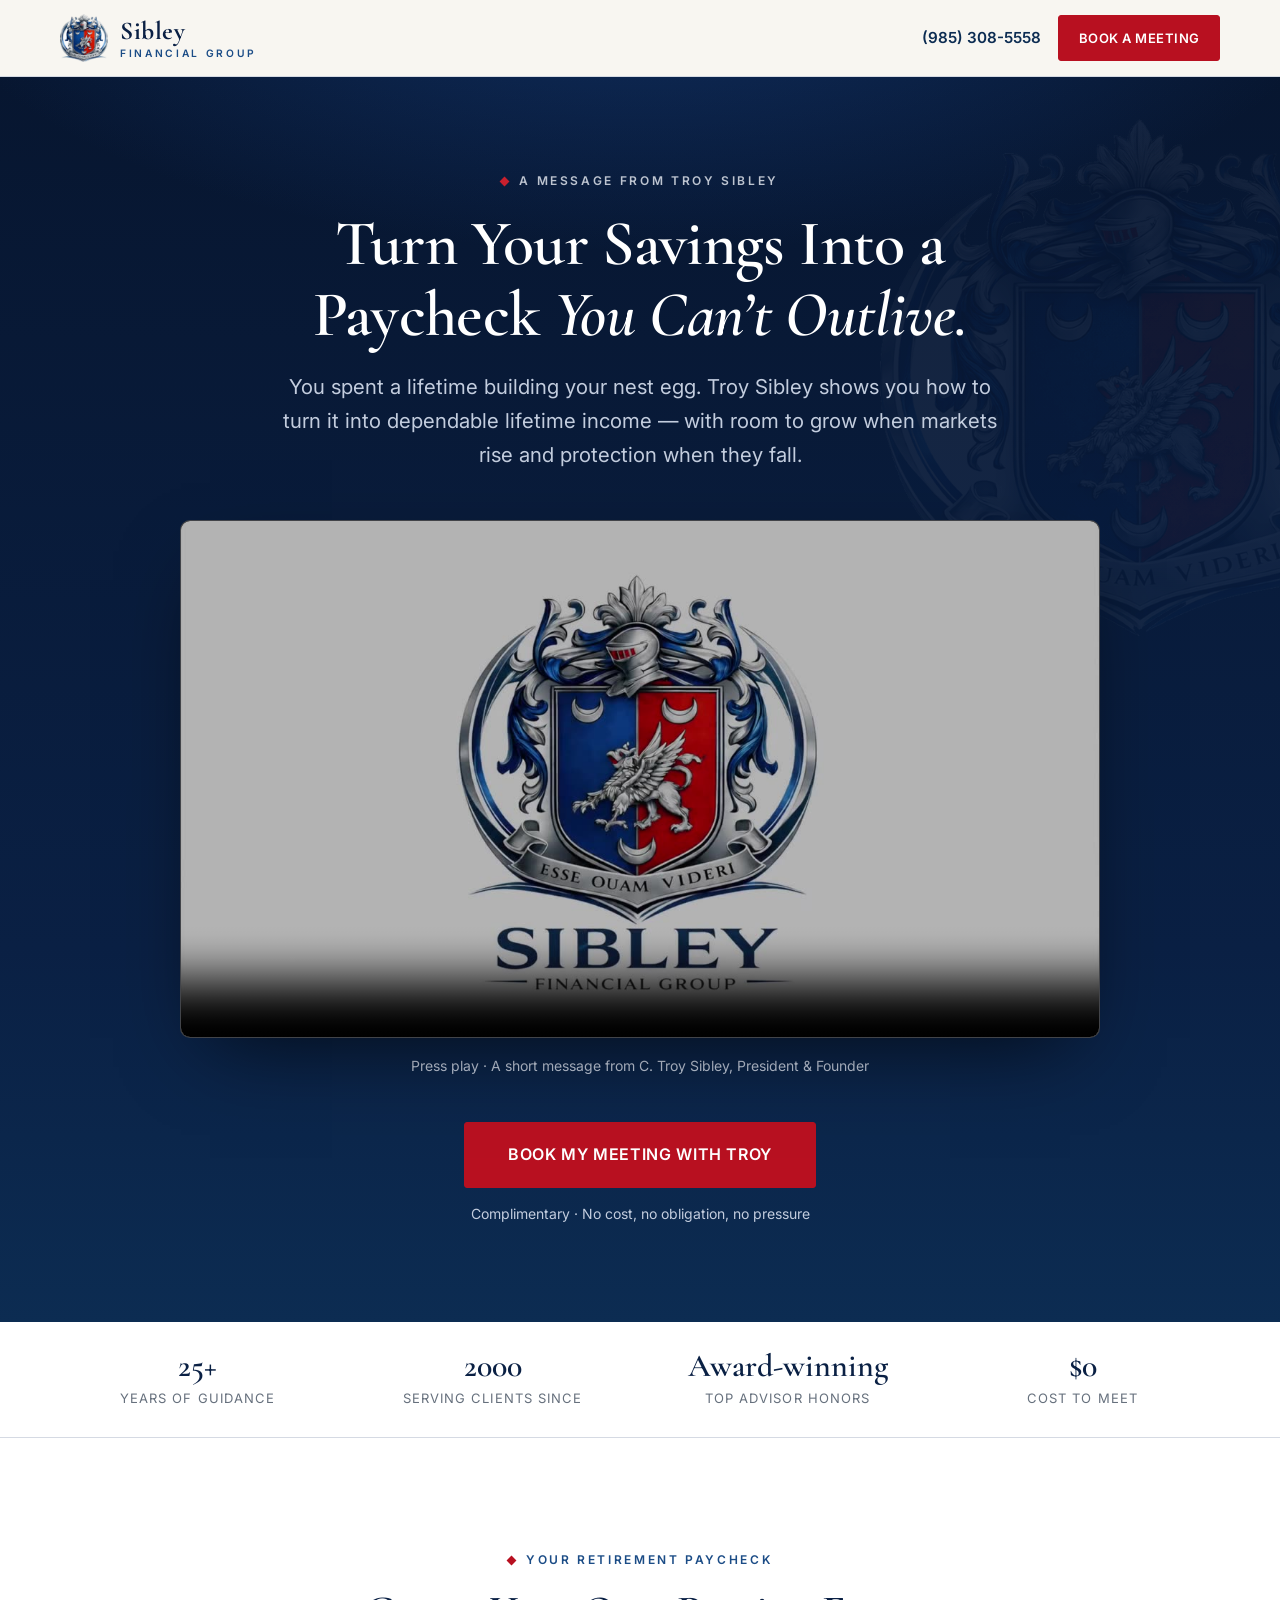
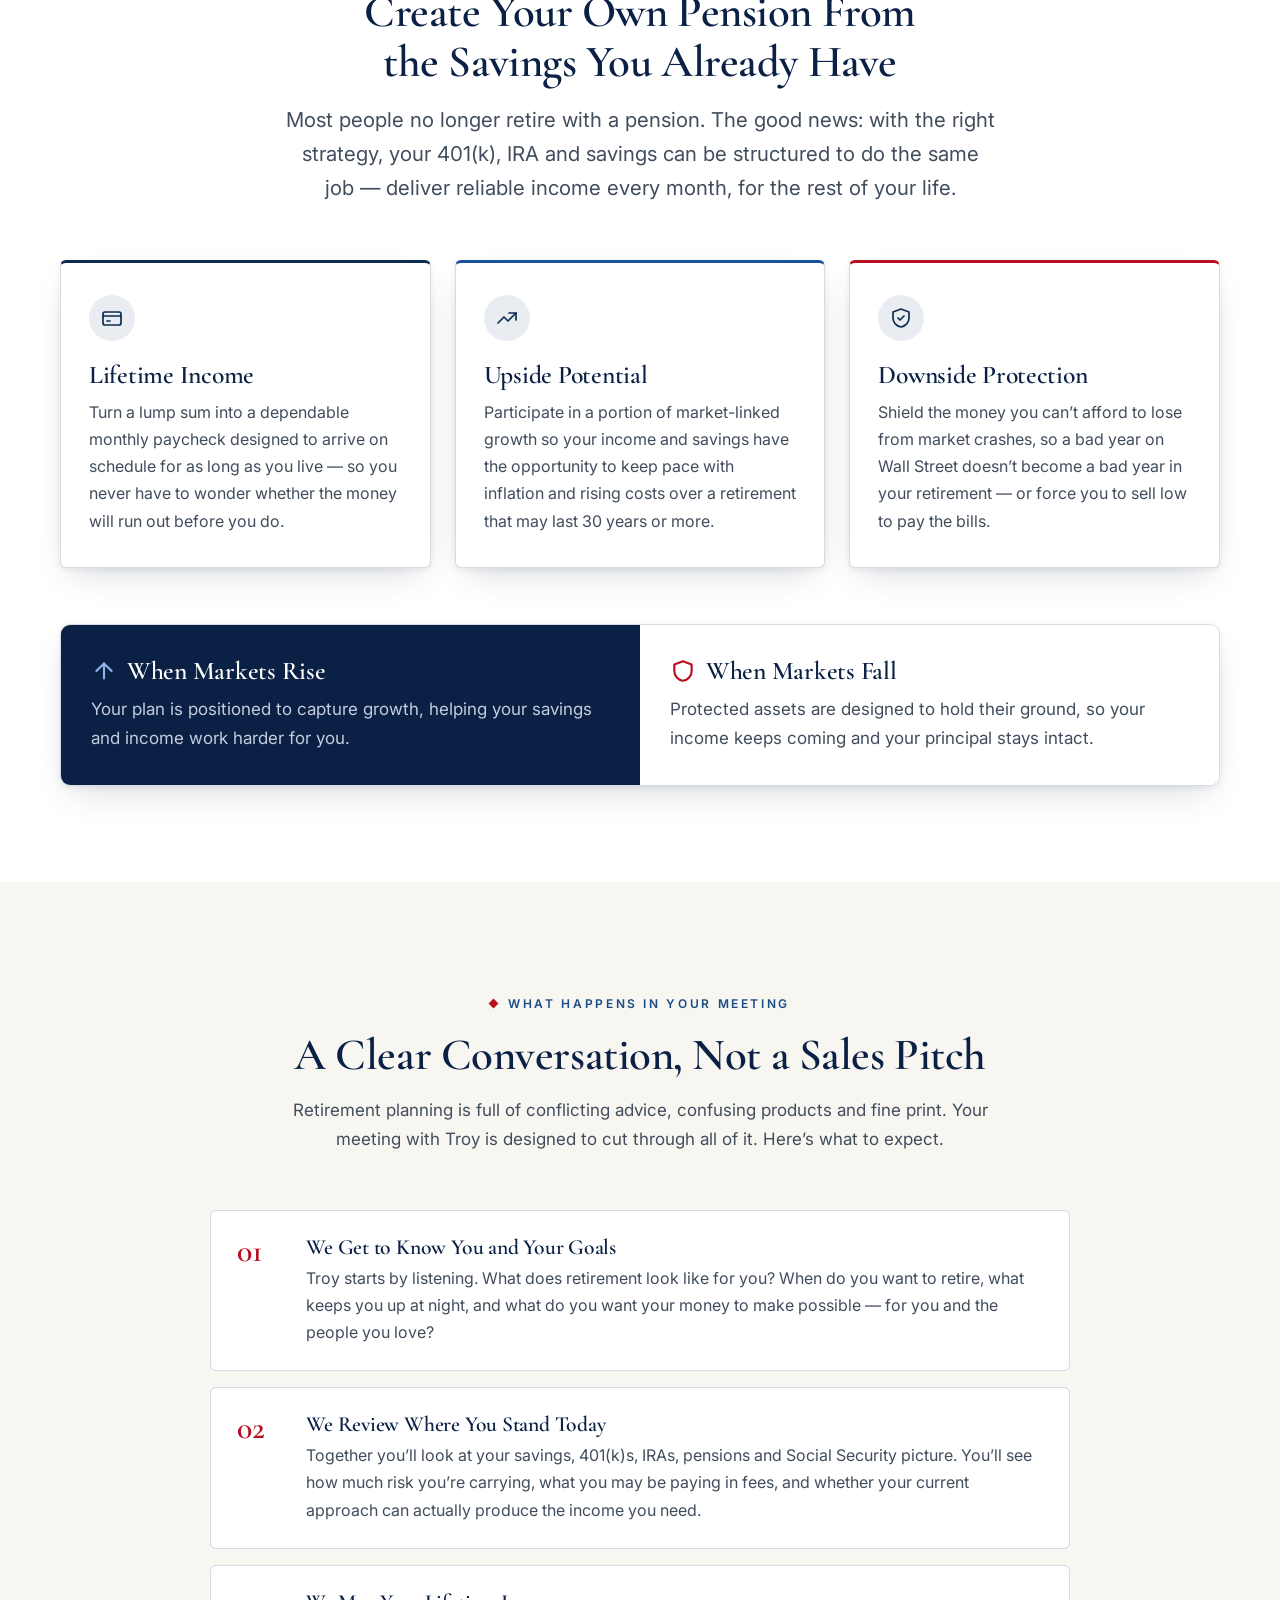
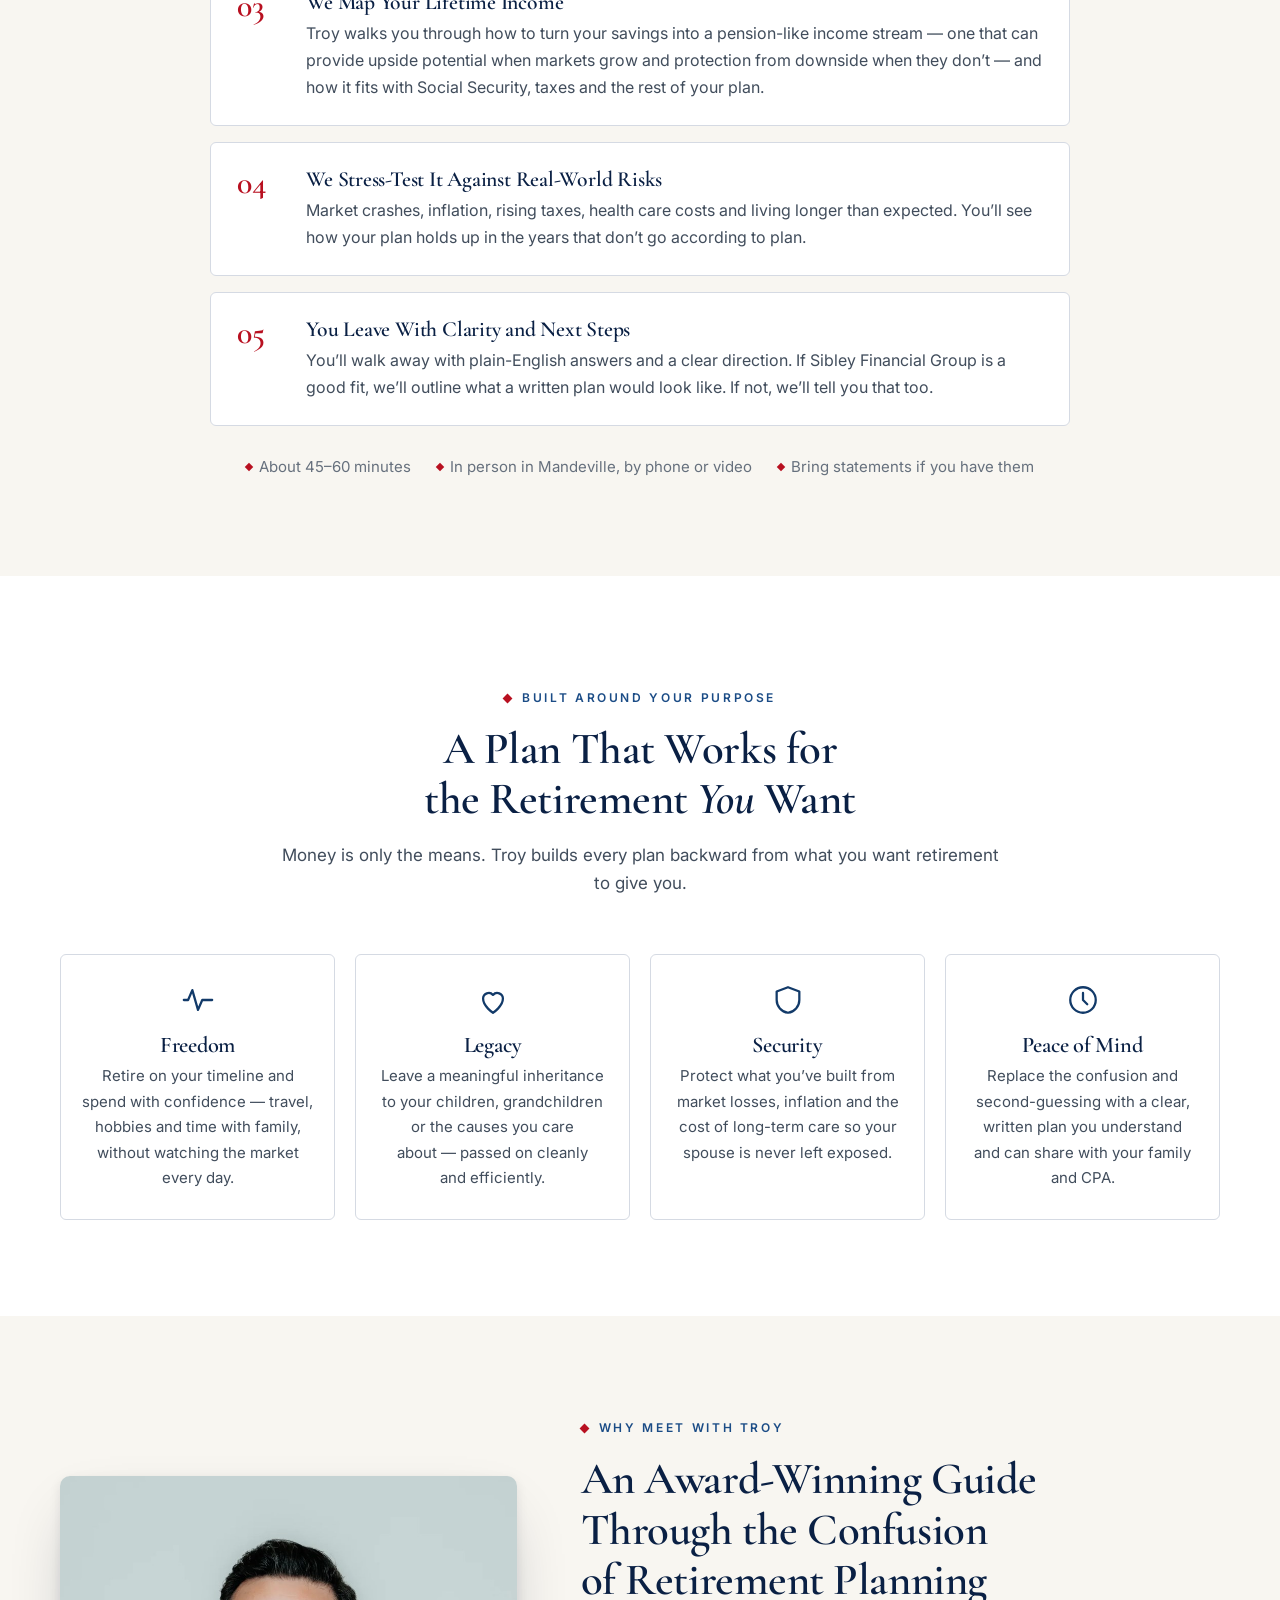
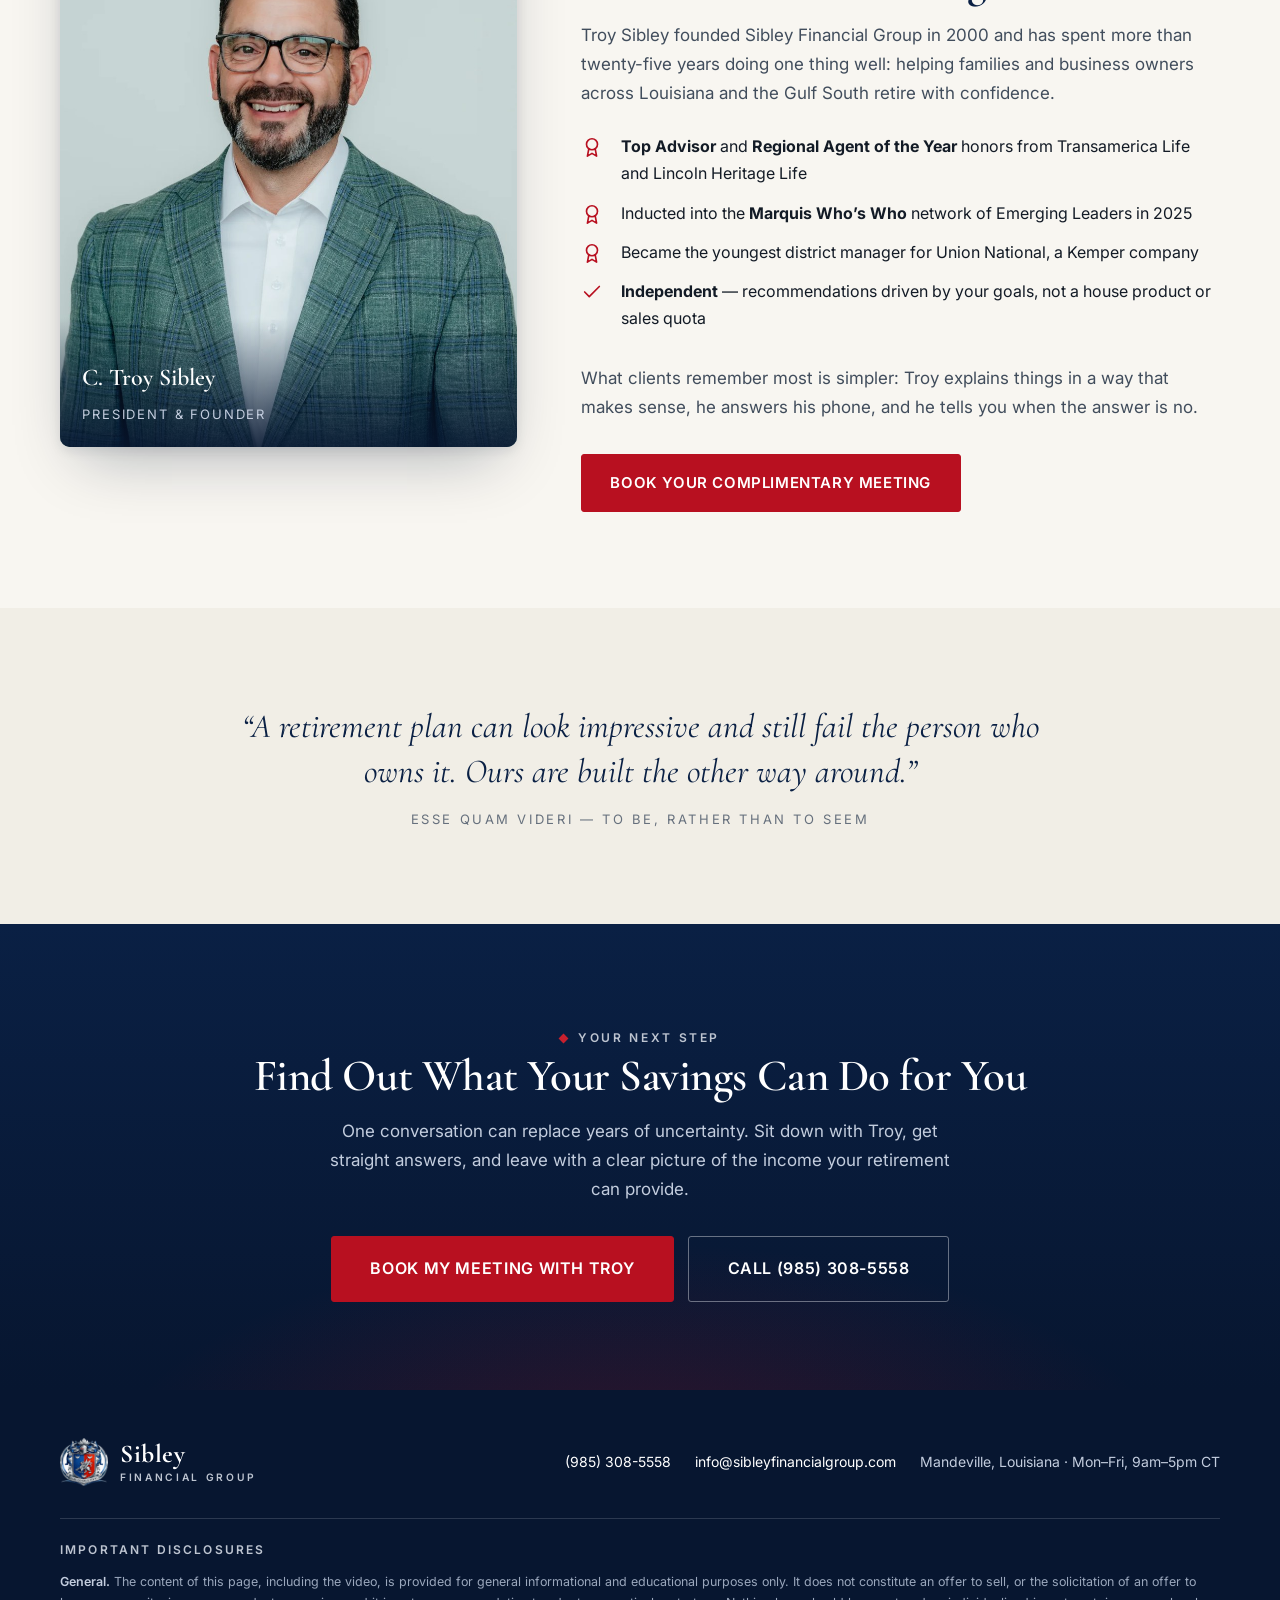
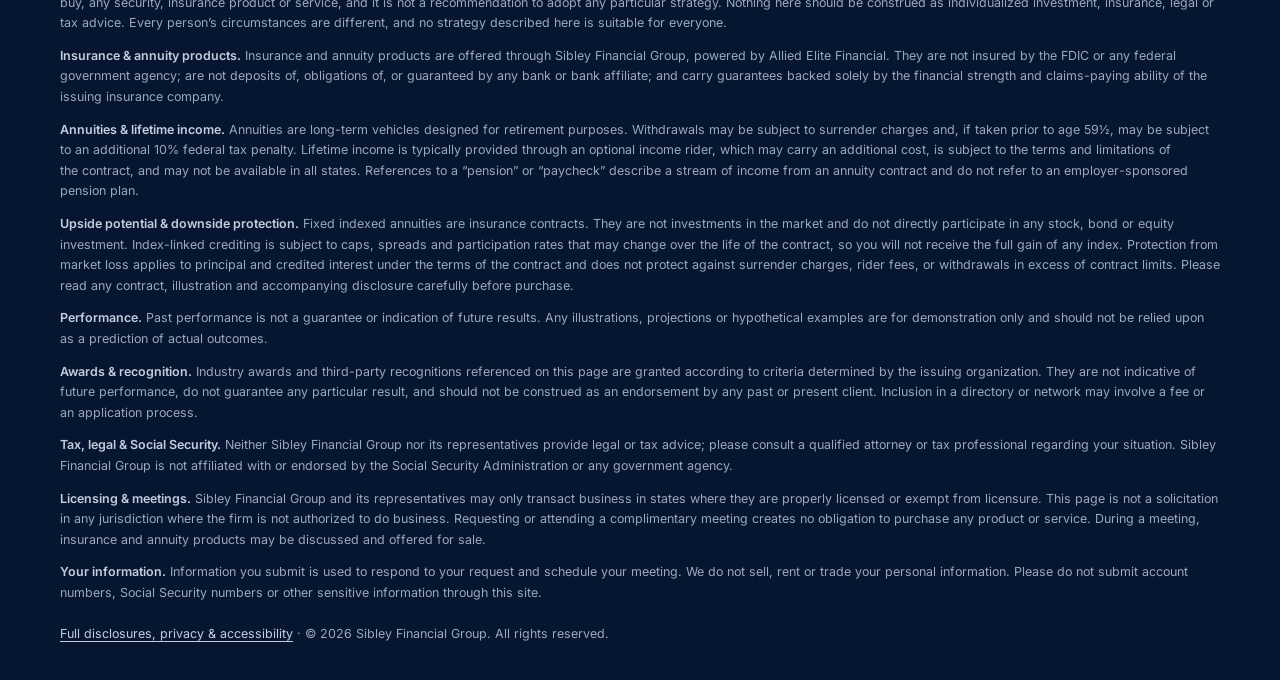
<file: index.html>
<!doctype html>
<html lang="en">
<head>
<meta charset="utf-8">
<meta name="viewport" content="width=device-width, initial-scale=1">
<title>Turn Your Savings Into Lifetime Income | Meet Troy Sibley | Sibley Financial Group</title>
<meta name="description" content="Watch Troy Sibley explain how to turn retirement savings into a pension-like lifetime income with upside potential and downside protection. Book a complimentary meeting with an award-winning retirement income specialist.">
<meta name="theme-color" content="#0A2044">

<meta property="og:type" content="website">
<meta property="og:title" content="Turn Your Savings Into Income You Can't Outlive — Meet Troy Sibley">
<meta property="og:description" content="A complimentary, no-obligation meeting with award-winning retirement planner Troy Sibley of Sibley Financial Group.">
<meta property="og:image" content="assets/img/troy-sibley-headshot.jpg">

<link rel="icon" type="image/png" sizes="32x32" href="assets/img/icon-32.png">
<link rel="apple-touch-icon" href="assets/img/icon-180.png">

<link rel="preconnect" href="https://fonts.googleapis.com">
<link rel="preconnect" href="https://fonts.gstatic.com" crossorigin>
<link rel="stylesheet" href="https://fonts.googleapis.com/css2?family=Cormorant+Garamond:ital,wght@0,500;0,600;0,700;1,500;1,600&amp;family=Inter:wght@400;500;600;700&amp;display=swap">
<link rel="stylesheet" href="assets/css/landing.css">
</head>
<body>

<header class="site-header">
  <div class="shell">
    <a class="brand" href="https://www.sibleyfinancialgroup.com" aria-label="Sibley Financial Group home">
      <img src="assets/img/crest-sm.png" alt="Sibley Financial Group crest" class="brand__mark" width="48" height="48">
      <span class="brand__text">
        <span class="brand__name">Sibley</span>
        <span class="brand__sub">Financial Group</span>
      </span>
    </a>
    <div class="header-actions">
      <a class="header-phone" href="tel:+19853085558">(985) 308-5558</a>
      <a class="btn btn--crimson" href="book.html">Book a Meeting</a>
    </div>
  </div>
</header>

<main>

  <!-- ============================================================ HERO -->
  <section class="hero" aria-labelledby="hero-title">
    <div class="shell center">
      <p class="eyebrow eyebrow--invert">A message from Troy Sibley</p>
      <h1 id="hero-title">Turn Your Savings Into a Paycheck <em>You Can&rsquo;t Outlive.</em></h1>
      <p class="lede">You spent a lifetime building your nest egg. Troy Sibley shows you how to turn it into dependable lifetime income&nbsp;&mdash; with room to grow when markets rise and protection when they fall.</p>

      <div class="video-frame" id="video-frame">
        <video id="promo" autoplay muted playsinline controls preload="auto" poster="assets/img/video-poster.jpg" width="1920" height="1080">
          <source src="assets/video/troy-sibley-promo.mp4" type="video/mp4">
          Your browser can&rsquo;t play this video. <a href="book.html">Book your meeting with Troy</a> instead.
        </video>
        <button type="button" class="unmute" id="unmute" hidden>
          <svg viewBox="0 0 24 24" fill="none" stroke="currentColor" stroke-width="2" stroke-linecap="round" stroke-linejoin="round" aria-hidden="true"><path d="M11 5L6 9H2v6h4l5 4V5z"/><path d="M15.5 8.5a5 5 0 0 1 0 7M19 5a10 10 0 0 1 0 14"/></svg>
          Tap for sound
        </button>
      </div>
      <p class="video-caption">Press play &middot; A short message from C. Troy Sibley, President &amp; Founder</p>

      <div class="hero-cta">
        <a class="btn btn--crimson btn--lg" href="book.html">Book My Meeting With Troy</a>
        <p class="btn-note btn-note--invert">Complimentary &middot; No cost, no obligation, no pressure</p>
      </div>
    </div>
  </section>

  <!-- ====================================================== TRUST BAND -->
  <section class="trust" aria-label="At a glance">
    <div class="shell">
      <ul>
        <li><strong>25+</strong><span>Years of guidance</span></li>
        <li><strong>2000</strong><span>Serving clients since</span></li>
        <li><strong>Award&#8209;winning</strong><span>Top Advisor honors</span></li>
        <li><strong>$0</strong><span>Cost to meet</span></li>
      </ul>
    </div>
  </section>

  <!-- ================================================ LIFETIME INCOME -->
  <section class="section section--paper" aria-labelledby="income-title">
    <div class="shell">
      <div class="section-head reveal">
        <p class="eyebrow">Your retirement paycheck</p>
        <h2 id="income-title">Create Your Own Pension From the Savings You Already Have</h2>
        <p class="lede">Most people no longer retire with a pension. The good news: with the right strategy, your 401(k), IRA and savings can be structured to do the same job&nbsp;&mdash; deliver reliable income every month, for the rest of your life.</p>
      </div>

      <div class="pillars">
        <article class="pillar reveal">
          <div class="pillar__icon" aria-hidden="true">
            <svg viewBox="0 0 24 24" fill="none" stroke="currentColor" stroke-width="1.7" stroke-linecap="round" stroke-linejoin="round"><rect x="3" y="6" width="18" height="13" rx="2"/><path d="M3 10h18M7 15h3"/></svg>
          </div>
          <h3>Lifetime Income</h3>
          <p>Turn a lump sum into a dependable monthly paycheck designed to arrive on schedule for as long as you live&nbsp;&mdash; so you never have to wonder whether the money will run out before you do.</p>
        </article>
        <article class="pillar reveal">
          <div class="pillar__icon" aria-hidden="true">
            <svg viewBox="0 0 24 24" fill="none" stroke="currentColor" stroke-width="1.7" stroke-linecap="round" stroke-linejoin="round"><path d="M3 17l6-6 4 4 8-8"/><path d="M14 7h7v7"/></svg>
          </div>
          <h3>Upside Potential</h3>
          <p>Participate in a portion of market-linked growth so your income and savings have the opportunity to keep pace with inflation and rising costs over a retirement that may last 30 years or more.</p>
        </article>
        <article class="pillar reveal">
          <div class="pillar__icon" aria-hidden="true">
            <svg viewBox="0 0 24 24" fill="none" stroke="currentColor" stroke-width="1.7" stroke-linecap="round" stroke-linejoin="round"><path d="M12 3l8 3v6c0 4.5-3.4 8.3-8 9-4.6-.7-8-4.5-8-9V6l8-3z"/><path d="M9 12l2 2 4-4"/></svg>
          </div>
          <h3>Downside Protection</h3>
          <p>Shield the money you can&rsquo;t afford to lose from market crashes, so a bad year on Wall Street doesn&rsquo;t become a bad year in your retirement&nbsp;&mdash; or force you to sell low to pay the bills.</p>
        </article>
      </div>

      <div class="balance reveal">
        <div class="balance__up">
          <h3><svg viewBox="0 0 24 24" fill="none" stroke="currentColor" stroke-width="2" stroke-linecap="round" stroke-linejoin="round" aria-hidden="true"><path d="M12 19V5M5 12l7-7 7 7"/></svg>When Markets Rise</h3>
          <p>Your plan is positioned to capture growth, helping your savings and income work harder for you.</p>
        </div>
        <div class="balance__down">
          <h3><svg viewBox="0 0 24 24" fill="none" stroke="currentColor" stroke-width="2" stroke-linecap="round" stroke-linejoin="round" aria-hidden="true"><path d="M12 3l8 3v6c0 4.5-3.4 8.3-8 9-4.6-.7-8-4.5-8-9V6l8-3z"/></svg>When Markets Fall</h3>
          <p>Protected assets are designed to hold their ground, so your income keeps coming and your principal stays intact.</p>
        </div>
      </div>
    </div>
  </section>

  <!-- ===================================================== THE MEETING -->
  <section class="section" aria-labelledby="meeting-title">
    <div class="shell--narrow">
      <div class="section-head reveal">
        <p class="eyebrow">What happens in your meeting</p>
        <h2 id="meeting-title">A Clear Conversation, Not a Sales Pitch</h2>
        <p>Retirement planning is full of conflicting advice, confusing products and fine print. Your meeting with Troy is designed to cut through all of it. Here&rsquo;s what to expect.</p>
      </div>

      <ol class="agenda">
        <li class="reveal">
          <div>
            <h3>We Get to Know You and Your Goals</h3>
            <p>Troy starts by listening. What does retirement look like for you? When do you want to retire, what keeps you up at night, and what do you want your money to make possible&nbsp;&mdash; for you and the people you love?</p>
          </div>
        </li>
        <li class="reveal">
          <div>
            <h3>We Review Where You Stand Today</h3>
            <p>Together you&rsquo;ll look at your savings, 401(k)s, IRAs, pensions and Social Security picture. You&rsquo;ll see how much risk you&rsquo;re carrying, what you may be paying in fees, and whether your current approach can actually produce the income you need.</p>
          </div>
        </li>
        <li class="reveal">
          <div>
            <h3>We Map Your Lifetime Income</h3>
            <p>Troy walks you through how to turn your savings into a pension-like income stream&nbsp;&mdash; one that can provide upside potential when markets grow and protection from downside when they don&rsquo;t&nbsp;&mdash; and how it fits with Social Security, taxes and the rest of your plan.</p>
          </div>
        </li>
        <li class="reveal">
          <div>
            <h3>We Stress-Test It Against Real-World Risks</h3>
            <p>Market crashes, inflation, rising taxes, health care costs and living longer than expected. You&rsquo;ll see how your plan holds up in the years that don&rsquo;t go according to plan.</p>
          </div>
        </li>
        <li class="reveal">
          <div>
            <h3>You Leave With Clarity and Next Steps</h3>
            <p>You&rsquo;ll walk away with plain-English answers and a clear direction. If Sibley Financial Group is a good fit, we&rsquo;ll outline what a written plan would look like. If not, we&rsquo;ll tell you that too.</p>
          </div>
        </li>
      </ol>

      <div class="agenda-foot">
        <span>About 45&ndash;60 minutes</span>
        <span>In person in Mandeville, by phone or video</span>
        <span>Bring statements if you have them</span>
      </div>
    </div>
  </section>

  <!-- =========================================================== GOALS -->
  <section class="section section--paper" aria-labelledby="goals-title">
    <div class="shell">
      <div class="section-head reveal">
        <p class="eyebrow">Built around your purpose</p>
        <h2 id="goals-title">A Plan That Works for the Retirement <em>You</em> Want</h2>
        <p>Money is only the means. Troy builds every plan backward from what you want retirement to give you.</p>
      </div>
      <div class="goals">
        <div class="goal reveal">
          <svg viewBox="0 0 24 24" fill="none" stroke="currentColor" stroke-width="1.6" stroke-linecap="round" stroke-linejoin="round" aria-hidden="true"><path d="M2 12h3l3-7 4 14 3-7h7"/></svg>
          <h3>Freedom</h3>
          <p>Retire on your timeline and spend with confidence&nbsp;&mdash; travel, hobbies and time with family, without watching the market every day.</p>
        </div>
        <div class="goal reveal">
          <svg viewBox="0 0 24 24" fill="none" stroke="currentColor" stroke-width="1.6" stroke-linecap="round" stroke-linejoin="round" aria-hidden="true"><path d="M12 21s-7-4.5-7-10a4 4 0 0 1 7-2.6A4 4 0 0 1 19 11c0 5.5-7 10-7 10z"/></svg>
          <h3>Legacy</h3>
          <p>Leave a meaningful inheritance to your children, grandchildren or the causes you care about&nbsp;&mdash; passed on cleanly and efficiently.</p>
        </div>
        <div class="goal reveal">
          <svg viewBox="0 0 24 24" fill="none" stroke="currentColor" stroke-width="1.6" stroke-linecap="round" stroke-linejoin="round" aria-hidden="true"><path d="M12 3l8 3v6c0 4.5-3.4 8.3-8 9-4.6-.7-8-4.5-8-9V6l8-3z"/></svg>
          <h3>Security</h3>
          <p>Protect what you&rsquo;ve built from market losses, inflation and the cost of long-term care so your spouse is never left exposed.</p>
        </div>
        <div class="goal reveal">
          <svg viewBox="0 0 24 24" fill="none" stroke="currentColor" stroke-width="1.6" stroke-linecap="round" stroke-linejoin="round" aria-hidden="true"><circle cx="12" cy="12" r="9"/><path d="M12 7v5l3 3"/></svg>
          <h3>Peace of Mind</h3>
          <p>Replace the confusion and second-guessing with a clear, written plan you understand and can share with your family and CPA.</p>
        </div>
      </div>
    </div>
  </section>

  <!-- ========================================================= ADVISOR -->
  <section class="section" aria-labelledby="advisor-title">
    <div class="shell advisor">
      <figure class="advisor__photo reveal">
        <img src="assets/img/troy-sibley-headshot.jpg" alt="C. Troy Sibley, President and Founder of Sibley Financial Group" width="900" height="1125" loading="lazy">
        <figcaption><strong>C. Troy Sibley</strong><span>President &amp; Founder</span></figcaption>
      </figure>
      <div class="reveal">
        <p class="eyebrow">Why meet with Troy</p>
        <h2 id="advisor-title">An Award-Winning Guide Through the Confusion of Retirement Planning</h2>
        <p>Troy Sibley founded Sibley Financial Group in 2000 and has spent more than twenty-five years doing one thing well: helping families and business owners across Louisiana and the Gulf South retire with confidence.</p>
        <ul class="honors">
          <li><svg viewBox="0 0 24 24" fill="none" stroke="currentColor" stroke-width="1.8" stroke-linecap="round" stroke-linejoin="round" aria-hidden="true"><circle cx="12" cy="9" r="6"/><path d="M8.5 14L7 22l5-3 5 3-1.5-8"/></svg><span><strong>Top Advisor</strong> and <strong>Regional Agent of the Year</strong> honors from Transamerica Life and Lincoln Heritage Life</span></li>
          <li><svg viewBox="0 0 24 24" fill="none" stroke="currentColor" stroke-width="1.8" stroke-linecap="round" stroke-linejoin="round" aria-hidden="true"><circle cx="12" cy="9" r="6"/><path d="M8.5 14L7 22l5-3 5 3-1.5-8"/></svg><span>Inducted into the <strong>Marquis Who&rsquo;s Who</strong> network of Emerging Leaders in 2025</span></li>
          <li><svg viewBox="0 0 24 24" fill="none" stroke="currentColor" stroke-width="1.8" stroke-linecap="round" stroke-linejoin="round" aria-hidden="true"><circle cx="12" cy="9" r="6"/><path d="M8.5 14L7 22l5-3 5 3-1.5-8"/></svg><span>Became the youngest district manager for Union National, a Kemper company</span></li>
          <li><svg viewBox="0 0 24 24" fill="none" stroke="currentColor" stroke-width="1.8" stroke-linecap="round" stroke-linejoin="round" aria-hidden="true"><path d="M20 6L9 17l-5-5"/></svg><span><strong>Independent</strong> &mdash; recommendations driven by your goals, not a house product or sales quota</span></li>
        </ul>
        <p>What clients remember most is simpler: Troy explains things in a way that makes sense, he answers his phone, and he tells you when the answer is no.</p>
        <div style="margin-top:2rem">
          <a class="btn btn--crimson" href="book.html">Book Your Complimentary Meeting</a>
        </div>
      </div>
    </div>
  </section>

  <!-- =========================================================== MOTTO -->
  <section class="section section--deep" aria-label="Our standard">
    <div class="shell--narrow reveal">
      <blockquote class="motto">
        &ldquo;A retirement plan can look impressive and still fail the person who owns it. Ours are built the other way around.&rdquo;
        <cite>Esse Quam Videri &mdash; To be, rather than to seem</cite>
      </blockquote>
    </div>
  </section>

  <!-- ===================================================== FINAL CTA -->
  <section class="cta-band" aria-labelledby="cta-title">
    <div class="shell--narrow">
      <p class="eyebrow eyebrow--invert">Your next step</p>
      <h2 id="cta-title">Find Out What Your Savings Can Do for You</h2>
      <p>One conversation can replace years of uncertainty. Sit down with Troy, get straight answers, and leave with a clear picture of the income your retirement can provide.</p>
      <div class="btn-row">
        <a class="btn btn--crimson btn--lg" href="book.html">Book My Meeting With Troy</a>
        <a class="btn btn--ghost-invert btn--lg" href="tel:+19853085558">Call (985) 308-5558</a>
      </div>
    </div>
  </section>

</main>

<footer class="site-footer">
  <div class="shell">
    <div class="footer-top">
      <a class="brand" href="https://www.sibleyfinancialgroup.com">
        <img src="assets/img/crest-sm.png" alt="" class="brand__mark" width="48" height="48" loading="lazy">
        <span class="brand__text"><span class="brand__name">Sibley</span><span class="brand__sub">Financial Group</span></span>
      </a>
      <div class="footer-contact">
        <a href="tel:+19853085558">(985) 308-5558</a>
        <a href="mailto:info@sibleyfinancialgroup.com">info@sibleyfinancialgroup.com</a>
        <span>Mandeville, Louisiana &middot; Mon&ndash;Fri, 9am&ndash;5pm CT</span>
      </div>
    </div>
    <div class="disclosure">
      <h2 class="disclosure__title">Important Disclosures</h2>
      <p><strong>General.</strong> The content of this page, including the video, is provided for general informational and educational purposes only. It does not constitute an offer to sell, or the solicitation of an offer to buy, any security, insurance product or service, and it is not a recommendation to adopt any particular strategy. Nothing here should be construed as individualized investment, insurance, legal or tax advice. Every person&rsquo;s circumstances are different, and no strategy described here is suitable for everyone.</p>
      <p><strong>Insurance &amp; annuity products.</strong> Insurance and annuity products are offered through Sibley Financial Group, powered by Allied Elite Financial. They are not insured by the FDIC or any federal government agency; are not deposits of, obligations of, or guaranteed by any bank or bank affiliate; and carry guarantees backed solely by the financial strength and claims-paying ability of the issuing insurance company.</p>
      <p><strong>Annuities &amp; lifetime income.</strong> Annuities are long-term vehicles designed for retirement purposes. Withdrawals may be subject to surrender charges and, if taken prior to age 59&frac12;, may be subject to an additional 10% federal tax penalty. Lifetime income is typically provided through an optional income rider, which may carry an additional cost, is subject to the terms and limitations of the contract, and may not be available in all states. References to a &ldquo;pension&rdquo; or &ldquo;paycheck&rdquo; describe a stream of income from an annuity contract and do not refer to an employer-sponsored pension plan.</p>
      <p><strong>Upside potential &amp; downside protection.</strong> Fixed indexed annuities are insurance contracts. They are not investments in the market and do not directly participate in any stock, bond or equity investment. Index-linked crediting is subject to caps, spreads and participation rates that may change over the life of the contract, so you will not receive the full gain of any index. Protection from market loss applies to principal and credited interest under the terms of the contract and does not protect against surrender charges, rider fees, or withdrawals in excess of contract limits. Please read any contract, illustration and accompanying disclosure carefully before purchase.</p>
      <p><strong>Performance.</strong> Past performance is not a guarantee or indication of future results. Any illustrations, projections or hypothetical examples are for demonstration only and should not be relied upon as a prediction of actual outcomes.</p>
      <p><strong>Awards &amp; recognition.</strong> Industry awards and third-party recognitions referenced on this page are granted according to criteria determined by the issuing organization. They are not indicative of future performance, do not guarantee any particular result, and should not be construed as an endorsement by any past or present client. Inclusion in a directory or network may involve a fee or an application process.</p>
      <p><strong>Tax, legal &amp; Social Security.</strong> Neither Sibley Financial Group nor its representatives provide legal or tax advice; please consult a qualified attorney or tax professional regarding your situation. Sibley Financial Group is not affiliated with or endorsed by the Social Security Administration or any government agency.</p>
      <p><strong>Licensing &amp; meetings.</strong> Sibley Financial Group and its representatives may only transact business in states where they are properly licensed or exempt from licensure. This page is not a solicitation in any jurisdiction where the firm is not authorized to do business. Requesting or attending a complimentary meeting creates no obligation to purchase any product or service. During a meeting, insurance and annuity products may be discussed and offered for sale.</p>
      <p><strong>Your information.</strong> Information you submit is used to respond to your request and schedule your meeting. We do not sell, rent or trade your personal information. Please do not submit account numbers, Social Security numbers or other sensitive information through this site.</p>
      <p class="disclosure__links"><a href="https://www.sibleyfinancialgroup.com/disclosures">Full disclosures, privacy &amp; accessibility</a> &middot; &copy; 2026 Sibley Financial Group. All rights reserved.</p>
    </div>
  </div>
</footer>

<script src="assets/js/landing.js" defer></script>
</body>
</html>
</file>
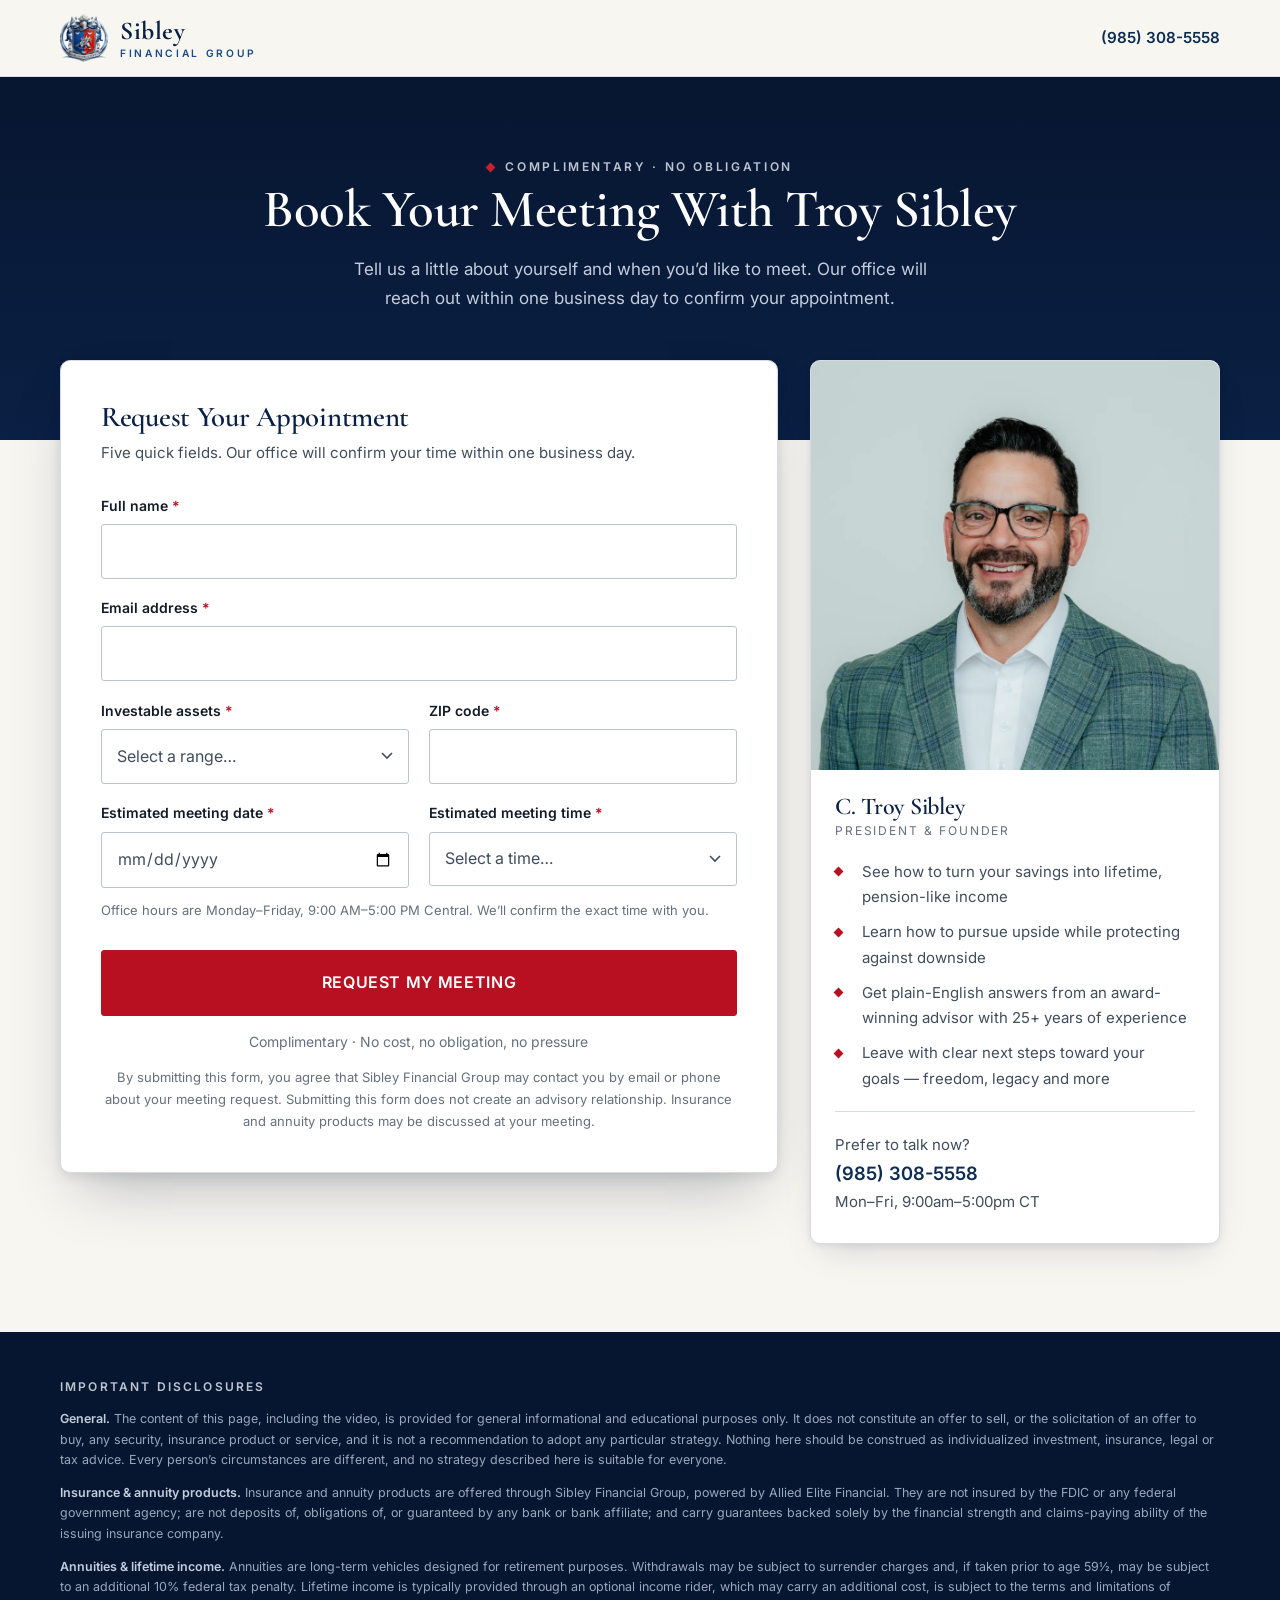
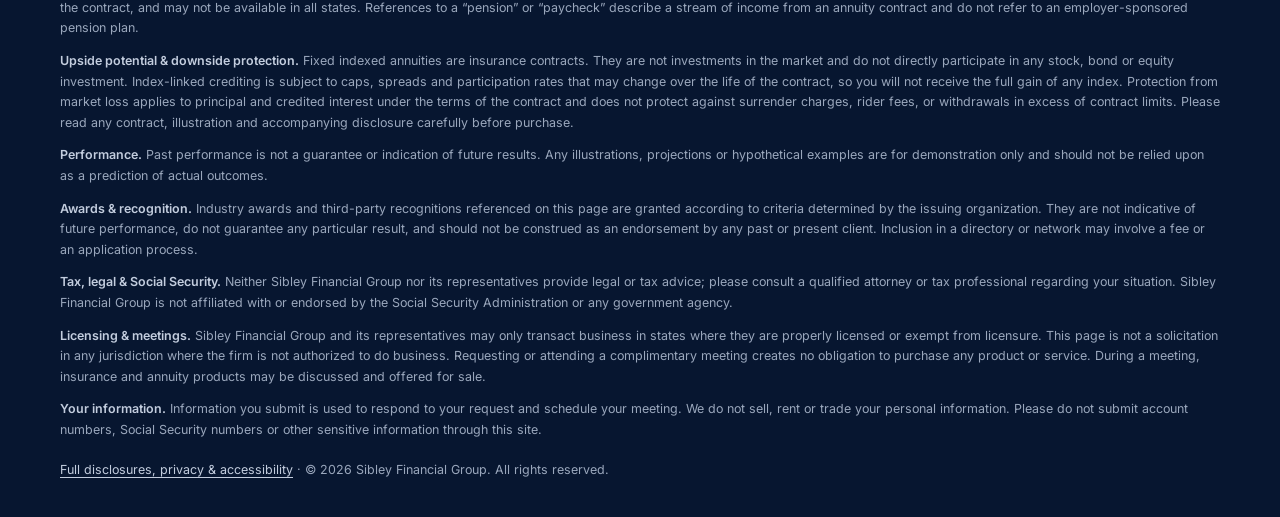
<file: book.html>
<!doctype html>
<html lang="en">
<head>
<meta charset="utf-8">
<meta name="viewport" content="width=device-width, initial-scale=1">
<title>Book Your Meeting With Troy Sibley | Sibley Financial Group</title>
<meta name="description" content="Request a complimentary, no-obligation retirement income meeting with award-winning advisor Troy Sibley of Sibley Financial Group in Mandeville, Louisiana.">
<meta name="theme-color" content="#0A2044">
<link rel="icon" type="image/png" sizes="32x32" href="assets/img/icon-32.png">
<link rel="apple-touch-icon" href="assets/img/icon-180.png">
<link rel="preconnect" href="https://fonts.googleapis.com">
<link rel="preconnect" href="https://fonts.gstatic.com" crossorigin>
<link rel="stylesheet" href="https://fonts.googleapis.com/css2?family=Cormorant+Garamond:ital,wght@0,500;0,600;0,700;1,500;1,600&amp;family=Inter:wght@400;500;600;700&amp;display=swap">
<link rel="stylesheet" href="assets/css/landing.css">
</head>
<body>

<header class="site-header">
  <div class="shell">
    <a class="brand" href="index.html" aria-label="Back to the landing page">
      <img src="assets/img/crest-sm.png" alt="Sibley Financial Group crest" class="brand__mark" width="48" height="48">
      <span class="brand__text">
        <span class="brand__name">Sibley</span>
        <span class="brand__sub">Financial Group</span>
      </span>
    </a>
    <div class="header-actions">
      <a class="header-phone" href="tel:+19853085558">(985) 308-5558</a>
    </div>
  </div>
</header>

<main>
  <section class="book-hero">
    <div class="shell--narrow">
      <p class="eyebrow eyebrow--invert">Complimentary &middot; No obligation</p>
      <h1>Book Your Meeting With Troy Sibley</h1>
      <p>Tell us a little about yourself and when you&rsquo;d like to meet. Our office will reach out within one business day to confirm your appointment.</p>
    </div>
  </section>

  <div class="shell book-layout">
    <form class="form-card" id="booking-form" name="book-troy" method="POST"
          action="thank-you.html"
          data-netlify="true" data-netlify-honeypot="company_website" novalidate>
      <!-- Netlify Forms: this form registers as "book-troy" on deploy.
           Submissions appear under Forms in the Netlify dashboard; add a
           notification email there so new requests reach the office. -->
      <input type="hidden" name="form-name" value="book-troy">

      <h2>Request Your Appointment</h2>
      <p>Five quick fields. Our office will confirm your time within one business day.</p>

      <div class="grid" style="margin-top:1.75rem">
        <div class="field field--full">
          <label for="full_name">Full name <span class="req" aria-hidden="true">*</span></label>
          <input type="text" id="full_name" name="full_name" autocomplete="name" required>
          <p class="field__error" id="full_name-error" aria-live="polite"></p>
        </div>
        <div class="field field--full">
          <label for="email">Email address <span class="req" aria-hidden="true">*</span></label>
          <input type="email" id="email" name="email" autocomplete="email" required>
          <p class="field__error" id="email-error" aria-live="polite"></p>
        </div>
        <div class="field">
          <label for="investable_assets">Investable assets <span class="req" aria-hidden="true">*</span></label>
          <select id="investable_assets" name="investable_assets" required>
            <option value="">Select a range&hellip;</option>
            <option value="Under $100,000">Under $100,000</option>
            <option value="$100,000 - $250,000">$100,000 &ndash; $250,000</option>
            <option value="$250,000 - $500,000">$250,000 &ndash; $500,000</option>
            <option value="$500,000 - $1M">$500,000 &ndash; $1M</option>
            <option value="$1M+">$1M+</option>
          </select>
          <p class="field__error" id="investable_assets-error" aria-live="polite"></p>
        </div>
        <div class="field">
          <label for="zip">ZIP code <span class="req" aria-hidden="true">*</span></label>
          <input type="text" id="zip" name="zip" autocomplete="postal-code" inputmode="numeric" maxlength="10" pattern="\d{5}(-\d{4})?" required>
          <p class="field__error" id="zip-error" aria-live="polite"></p>
        </div>
        <div class="field">
          <label for="meeting_date">Estimated meeting date <span class="req" aria-hidden="true">*</span></label>
          <input type="date" id="meeting_date" name="meeting_date" required>
          <p class="field__error" id="meeting_date-error" aria-live="polite"></p>
        </div>
        <div class="field">
          <label for="meeting_time">Estimated meeting time <span class="req" aria-hidden="true">*</span></label>
          <select id="meeting_time" name="meeting_time" required>
            <option value="">Select a time&hellip;</option>
            <option>9:00 AM</option>
            <option>10:00 AM</option>
            <option>11:00 AM</option>
            <option>12:00 PM</option>
            <option>1:00 PM</option>
            <option>2:00 PM</option>
            <option>3:00 PM</option>
            <option>4:00 PM</option>
          </select>
          <p class="field__error" id="meeting_time-error" aria-live="polite"></p>
        </div>
        <p class="field__hint field--full" style="margin-top:-.4rem">Office hours are Monday&ndash;Friday, 9:00 AM&ndash;5:00 PM Central. We&rsquo;ll confirm the exact time with you.</p>
      </div>

      <div class="visually-hidden" aria-hidden="true">
        <label for="company_website">Leave this field blank</label>
        <input type="text" id="company_website" name="company_website" tabindex="-1" autocomplete="off">
      </div>

      <div style="margin-top:1.75rem">
        <button type="submit" class="btn btn--crimson btn--lg btn--block">Request My Meeting</button>
        <p class="btn-note center">Complimentary &middot; No cost, no obligation, no pressure</p>
        <p class="field__hint center" style="margin-top:.75rem">By submitting this form, you agree that Sibley Financial Group may contact you by email or phone about your meeting request. Submitting this form does not create an advisory relationship. Insurance and annuity products may be discussed at your meeting.</p>
      </div>
    </form>

    <aside class="aside-card">
      <img src="assets/img/troy-sibley-headshot.jpg" alt="C. Troy Sibley" width="900" height="1125" loading="lazy">
      <div class="aside-card__body">
        <h3>C. Troy Sibley</h3>
        <p class="role">President &amp; Founder</p>
        <ul>
          <li><span>See how to turn your savings into lifetime, pension-like income</span></li>
          <li><span>Learn how to pursue upside while protecting against downside</span></li>
          <li><span>Get plain-English answers from an award-winning advisor with 25+ years of experience</span></li>
          <li><span>Leave with clear next steps toward your goals&nbsp;&mdash; freedom, legacy and more</span></li>
        </ul>
        <div class="aside-call">
          Prefer to talk now?
          <a href="tel:+19853085558">(985) 308-5558</a>
          Mon&ndash;Fri, 9:00am&ndash;5:00pm CT
        </div>
      </div>
    </aside>
  </div>
</main>

<footer class="site-footer">
  <div class="shell">
    <div class="disclosure">
      <h2 class="disclosure__title">Important Disclosures</h2>
      <p><strong>General.</strong> The content of this page, including the video, is provided for general informational and educational purposes only. It does not constitute an offer to sell, or the solicitation of an offer to buy, any security, insurance product or service, and it is not a recommendation to adopt any particular strategy. Nothing here should be construed as individualized investment, insurance, legal or tax advice. Every person&rsquo;s circumstances are different, and no strategy described here is suitable for everyone.</p>
      <p><strong>Insurance &amp; annuity products.</strong> Insurance and annuity products are offered through Sibley Financial Group, powered by Allied Elite Financial. They are not insured by the FDIC or any federal government agency; are not deposits of, obligations of, or guaranteed by any bank or bank affiliate; and carry guarantees backed solely by the financial strength and claims-paying ability of the issuing insurance company.</p>
      <p><strong>Annuities &amp; lifetime income.</strong> Annuities are long-term vehicles designed for retirement purposes. Withdrawals may be subject to surrender charges and, if taken prior to age 59&frac12;, may be subject to an additional 10% federal tax penalty. Lifetime income is typically provided through an optional income rider, which may carry an additional cost, is subject to the terms and limitations of the contract, and may not be available in all states. References to a &ldquo;pension&rdquo; or &ldquo;paycheck&rdquo; describe a stream of income from an annuity contract and do not refer to an employer-sponsored pension plan.</p>
      <p><strong>Upside potential &amp; downside protection.</strong> Fixed indexed annuities are insurance contracts. They are not investments in the market and do not directly participate in any stock, bond or equity investment. Index-linked crediting is subject to caps, spreads and participation rates that may change over the life of the contract, so you will not receive the full gain of any index. Protection from market loss applies to principal and credited interest under the terms of the contract and does not protect against surrender charges, rider fees, or withdrawals in excess of contract limits. Please read any contract, illustration and accompanying disclosure carefully before purchase.</p>
      <p><strong>Performance.</strong> Past performance is not a guarantee or indication of future results. Any illustrations, projections or hypothetical examples are for demonstration only and should not be relied upon as a prediction of actual outcomes.</p>
      <p><strong>Awards &amp; recognition.</strong> Industry awards and third-party recognitions referenced on this page are granted according to criteria determined by the issuing organization. They are not indicative of future performance, do not guarantee any particular result, and should not be construed as an endorsement by any past or present client. Inclusion in a directory or network may involve a fee or an application process.</p>
      <p><strong>Tax, legal &amp; Social Security.</strong> Neither Sibley Financial Group nor its representatives provide legal or tax advice; please consult a qualified attorney or tax professional regarding your situation. Sibley Financial Group is not affiliated with or endorsed by the Social Security Administration or any government agency.</p>
      <p><strong>Licensing &amp; meetings.</strong> Sibley Financial Group and its representatives may only transact business in states where they are properly licensed or exempt from licensure. This page is not a solicitation in any jurisdiction where the firm is not authorized to do business. Requesting or attending a complimentary meeting creates no obligation to purchase any product or service. During a meeting, insurance and annuity products may be discussed and offered for sale.</p>
      <p><strong>Your information.</strong> Information you submit is used to respond to your request and schedule your meeting. We do not sell, rent or trade your personal information. Please do not submit account numbers, Social Security numbers or other sensitive information through this site.</p>
      <p class="disclosure__links"><a href="https://www.sibleyfinancialgroup.com/disclosures">Full disclosures, privacy &amp; accessibility</a> &middot; &copy; 2026 Sibley Financial Group. All rights reserved.</p>
    </div>
  </div>
</footer>

<script src="assets/js/landing.js" defer></script>
</body>
</html>
</file>
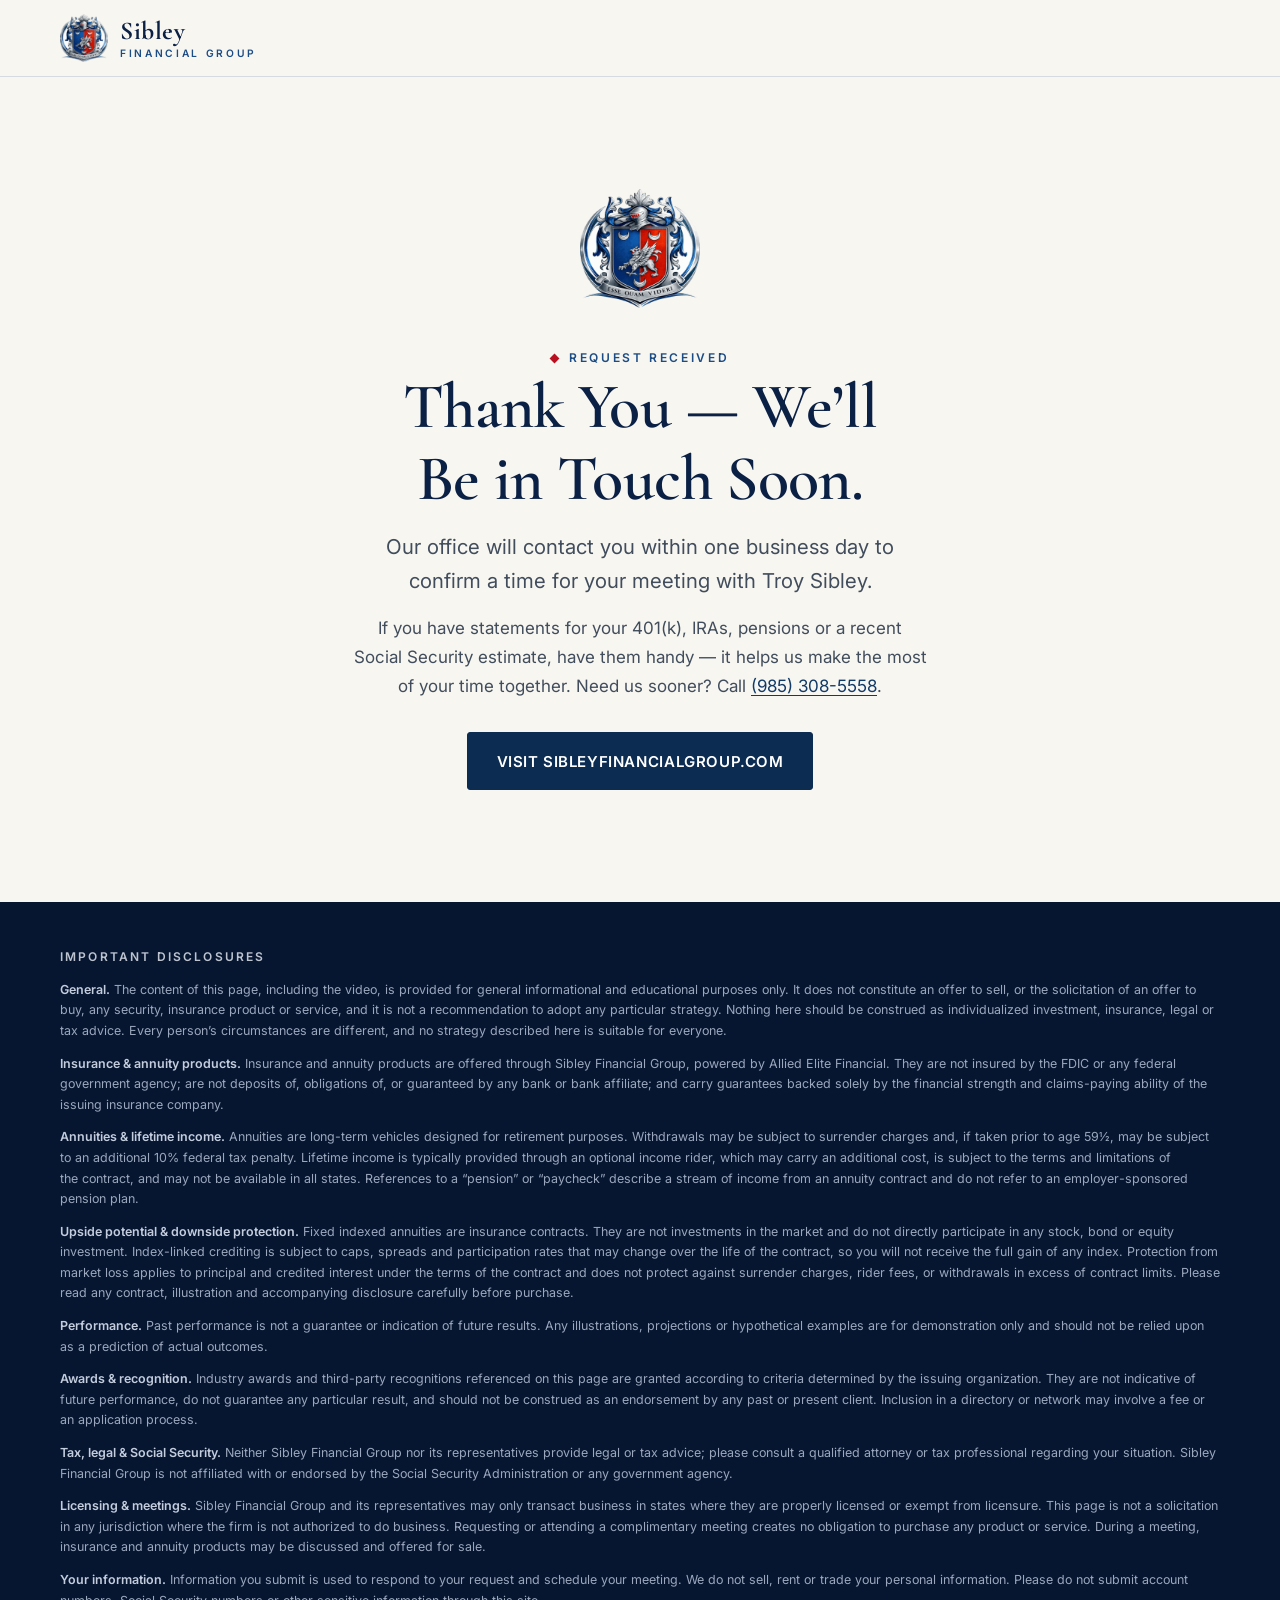
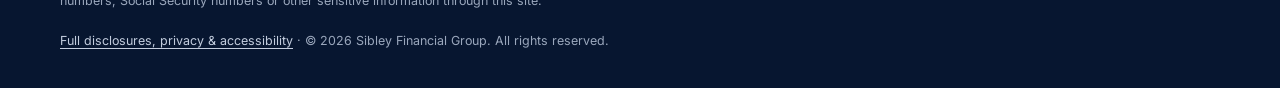
<file: thank-you.html>
<!doctype html>
<html lang="en">
<head>
<meta charset="utf-8">
<meta name="viewport" content="width=device-width, initial-scale=1">
<title>Thank You | Sibley Financial Group</title>
<meta name="robots" content="noindex">
<meta name="theme-color" content="#0A2044">
<link rel="icon" type="image/png" sizes="32x32" href="assets/img/icon-32.png">
<link rel="preconnect" href="https://fonts.googleapis.com">
<link rel="preconnect" href="https://fonts.gstatic.com" crossorigin>
<link rel="stylesheet" href="https://fonts.googleapis.com/css2?family=Cormorant+Garamond:wght@500;600;700&amp;family=Inter:wght@400;500;600;700&amp;display=swap">
<link rel="stylesheet" href="assets/css/landing.css">
</head>
<body>
<header class="site-header">
  <div class="shell">
    <a class="brand" href="index.html">
      <img src="assets/img/crest-sm.png" alt="Sibley Financial Group crest" class="brand__mark" width="48" height="48">
      <span class="brand__text"><span class="brand__name">Sibley</span><span class="brand__sub">Financial Group</span></span>
    </a>
  </div>
</header>
<main class="shell--narrow thanks">
  <img src="assets/img/crest.png" alt="" width="640" height="636">
  <p class="eyebrow">Request received</p>
  <h1>Thank You &mdash; We&rsquo;ll Be in Touch Soon.</h1>
  <p class="lede">Our office will contact you within one business day to confirm a time for your meeting with Troy Sibley.</p>
  <p>If you have statements for your 401(k), IRAs, pensions or a recent Social Security estimate, have them handy &mdash; it helps us make the most of your time together. Need us sooner? Call <a href="tel:+19853085558">(985) 308-5558</a>.</p>
  <a class="btn" href="https://www.sibleyfinancialgroup.com">Visit SibleyFinancialGroup.com</a>
</main>
<footer class="site-footer">
  <div class="shell">
    <div class="disclosure">
      <h2 class="disclosure__title">Important Disclosures</h2>
      <p><strong>General.</strong> The content of this page, including the video, is provided for general informational and educational purposes only. It does not constitute an offer to sell, or the solicitation of an offer to buy, any security, insurance product or service, and it is not a recommendation to adopt any particular strategy. Nothing here should be construed as individualized investment, insurance, legal or tax advice. Every person&rsquo;s circumstances are different, and no strategy described here is suitable for everyone.</p>
      <p><strong>Insurance &amp; annuity products.</strong> Insurance and annuity products are offered through Sibley Financial Group, powered by Allied Elite Financial. They are not insured by the FDIC or any federal government agency; are not deposits of, obligations of, or guaranteed by any bank or bank affiliate; and carry guarantees backed solely by the financial strength and claims-paying ability of the issuing insurance company.</p>
      <p><strong>Annuities &amp; lifetime income.</strong> Annuities are long-term vehicles designed for retirement purposes. Withdrawals may be subject to surrender charges and, if taken prior to age 59&frac12;, may be subject to an additional 10% federal tax penalty. Lifetime income is typically provided through an optional income rider, which may carry an additional cost, is subject to the terms and limitations of the contract, and may not be available in all states. References to a &ldquo;pension&rdquo; or &ldquo;paycheck&rdquo; describe a stream of income from an annuity contract and do not refer to an employer-sponsored pension plan.</p>
      <p><strong>Upside potential &amp; downside protection.</strong> Fixed indexed annuities are insurance contracts. They are not investments in the market and do not directly participate in any stock, bond or equity investment. Index-linked crediting is subject to caps, spreads and participation rates that may change over the life of the contract, so you will not receive the full gain of any index. Protection from market loss applies to principal and credited interest under the terms of the contract and does not protect against surrender charges, rider fees, or withdrawals in excess of contract limits. Please read any contract, illustration and accompanying disclosure carefully before purchase.</p>
      <p><strong>Performance.</strong> Past performance is not a guarantee or indication of future results. Any illustrations, projections or hypothetical examples are for demonstration only and should not be relied upon as a prediction of actual outcomes.</p>
      <p><strong>Awards &amp; recognition.</strong> Industry awards and third-party recognitions referenced on this page are granted according to criteria determined by the issuing organization. They are not indicative of future performance, do not guarantee any particular result, and should not be construed as an endorsement by any past or present client. Inclusion in a directory or network may involve a fee or an application process.</p>
      <p><strong>Tax, legal &amp; Social Security.</strong> Neither Sibley Financial Group nor its representatives provide legal or tax advice; please consult a qualified attorney or tax professional regarding your situation. Sibley Financial Group is not affiliated with or endorsed by the Social Security Administration or any government agency.</p>
      <p><strong>Licensing &amp; meetings.</strong> Sibley Financial Group and its representatives may only transact business in states where they are properly licensed or exempt from licensure. This page is not a solicitation in any jurisdiction where the firm is not authorized to do business. Requesting or attending a complimentary meeting creates no obligation to purchase any product or service. During a meeting, insurance and annuity products may be discussed and offered for sale.</p>
      <p><strong>Your information.</strong> Information you submit is used to respond to your request and schedule your meeting. We do not sell, rent or trade your personal information. Please do not submit account numbers, Social Security numbers or other sensitive information through this site.</p>
      <p class="disclosure__links"><a href="https://www.sibleyfinancialgroup.com/disclosures">Full disclosures, privacy &amp; accessibility</a> &middot; &copy; 2026 Sibley Financial Group. All rights reserved.</p>
    </div>
  </div>
</footer>
</body>
</html>
</file>
<file: assets/css/landing.css>
/* ==========================================================================
   Sibley Financial Group — retirement income landing page
   Tokens mirror the brand stylesheet on sibleyfinancialgroup.com
   (heraldic navy, royal blue, crimson, silver, ivory; Cormorant + Inter).
   ========================================================================== */

:root {
  --navy-900: #071630;
  --navy-800: #0A2044;
  --navy-700: #0C2C52;
  --navy-600: #123A69;
  --navy-500: #1B4C86;
  --royal-500: #1B4FA0;
  --crimson-700: #9C0D18;
  --crimson-600: #B81020;
  --crimson-500: #C8202E;
  --silver-100: #E9ECF1;
  --silver-200: #D5DAE3;
  --silver-300: #BDC4D0;
  --ivory: #F8F6F1;
  --ivory-deep: #F1EEE6;
  --paper: #FFFFFF;
  --ink: #131B26;
  --ink-soft: #414D5C;
  --ink-mute: #66707D;
  --ink-invert: #F6F7FA;
  --ink-invert-soft: #C3CDDE;

  --font-display: 'Cormorant Garamond', 'Hoefler Text', 'Times New Roman', Georgia, serif;
  --font-body: 'Inter', -apple-system, BlinkMacSystemFont, 'Segoe UI', Roboto, Helvetica, Arial, sans-serif;

  --shell: 1160px;
  --narrow: 860px;
  --gutter: clamp(1rem, 5vw, 3rem);
  --radius-sm: 3px;
  --radius: 6px;
  --radius-lg: 10px;
  --shadow: 0 2px 6px rgba(7,22,48,.07), 0 14px 34px -12px rgba(7,22,48,.18);
  --shadow-lg: 0 4px 12px rgba(7,22,48,.09), 0 28px 60px -20px rgba(7,22,48,.30);
  --ease: cubic-bezier(.22,.61,.36,1);
}

*, *::before, *::after { box-sizing: border-box; }
* { margin: 0; }
html { -webkit-text-size-adjust: 100%; scroll-behavior: smooth; }
body {
  font-family: var(--font-body);
  font-size: 1.0625rem;
  line-height: 1.7;
  color: var(--ink-soft);
  background: var(--ivory);
  -webkit-font-smoothing: antialiased;
  overflow-x: hidden;
}
img, video, svg { display: block; max-width: 100%; height: auto; }
button, input, select, textarea { font: inherit; color: inherit; }
a { color: var(--navy-600); text-underline-offset: 3px; }
a:hover { color: var(--crimson-600); }
:focus-visible { outline: 2px solid var(--royal-500); outline-offset: 3px; border-radius: 2px; }

h1, h2, h3 {
  font-family: var(--font-display);
  color: var(--navy-800);
  font-weight: 600;
  line-height: 1.12;
  letter-spacing: -.01em;
  text-wrap: balance;
}
h1 { font-size: clamp(2.4rem, 6vw, 4rem); }
h2 { font-size: clamp(1.9rem, 4.2vw, 2.8rem); }
h3 { font-size: clamp(1.3rem, 2.2vw, 1.6rem); }
p { text-wrap: pretty; }
p + p { margin-top: 1em; }

.shell { width: min(100% - 2 * var(--gutter), var(--shell)); margin-inline: auto; }
.shell--narrow { width: min(100% - 2 * var(--gutter), var(--narrow)); margin-inline: auto; }
.center { text-align: center; }

.eyebrow {
  display: inline-flex; align-items: center; gap: .7rem;
  font-size: .75rem; font-weight: 600; letter-spacing: .22em; text-transform: uppercase;
  color: var(--navy-500); margin-bottom: 1rem;
}
.eyebrow::before {
  content: ""; width: 7px; height: 7px; flex: none;
  background: var(--crimson-600); transform: rotate(45deg);
}
.eyebrow--invert { color: var(--silver-300); }
.eyebrow--invert::before { background: var(--crimson-500); }

.lede { font-size: clamp(1.1rem, 1.7vw, 1.28rem); line-height: 1.65; }

/* ------------------------------------------------------------- buttons - */
.btn {
  --btn-bg: var(--navy-700); --btn-fg: #fff; --btn-bd: var(--navy-700);
  display: inline-flex; align-items: center; justify-content: center; gap: .6rem;
  padding: .95rem 1.8rem;
  font-size: .9375rem; font-weight: 600; letter-spacing: .04em; text-transform: uppercase;
  text-decoration: none; text-align: center;
  color: var(--btn-fg); background: var(--btn-bg);
  border: 1px solid var(--btn-bd); border-radius: var(--radius-sm);
  cursor: pointer;
  transition: transform .2s var(--ease), box-shadow .25s var(--ease), background-color .2s var(--ease);
}
.btn:hover { color: var(--btn-fg); transform: translateY(-2px); box-shadow: 0 10px 22px -10px rgba(7,22,48,.55); }
.btn:active { transform: none; }
.btn--crimson { --btn-bg: var(--crimson-600); --btn-bd: var(--crimson-600); }
.btn--crimson:hover { --btn-bg: var(--crimson-700); --btn-bd: var(--crimson-700); }
.btn--ghost-invert { --btn-bg: transparent; --btn-bd: rgba(233,236,241,.42); }
.btn--ghost-invert:hover { --btn-bd: #fff; --btn-bg: rgba(255,255,255,.08); }
.btn--lg { padding: 1.15rem 2.4rem; font-size: 1rem; }
.btn--block { width: 100%; }
.btn-note { margin-top: .9rem; font-size: .875rem; color: var(--ink-mute); }
.btn-note--invert { color: var(--ink-invert-soft); }

/* -------------------------------------------------------------- header - */
.site-header {
  position: sticky; top: 0; z-index: 50;
  background: rgba(248,246,241,.94);
  backdrop-filter: saturate(1.2) blur(8px);
  border-bottom: 1px solid var(--silver-200);
}
.site-header .shell {
  display: flex; align-items: center; justify-content: space-between; gap: 1rem;
  min-height: 76px;
}
.brand { display: inline-flex; align-items: center; gap: .75rem; text-decoration: none; }
.brand__mark { width: 48px; height: 48px; }
.brand__text { display: flex; flex-direction: column; line-height: 1; }
.brand__name {
  font-family: var(--font-display); font-weight: 700; font-size: 1.6rem;
  color: var(--navy-800); letter-spacing: .02em;
}
.brand__sub {
  font-size: .64rem; font-weight: 600; letter-spacing: .26em; text-transform: uppercase;
  color: var(--navy-500); margin-top: .3rem;
}
.header-actions { display: flex; align-items: center; gap: 1.1rem; }
.header-phone {
  font-weight: 600; font-size: .95rem; color: var(--navy-700); text-decoration: none; white-space: nowrap;
}
.header-actions .btn { padding: .68rem 1.2rem; font-size: .8125rem; }
@media (max-width: 640px) {
  .header-phone { display: none; }
  .brand__mark { width: 40px; height: 40px; }
  .brand__name { font-size: 1.35rem; }
  .header-actions .btn { padding: .6rem .9rem; font-size: .75rem; letter-spacing: .02em; }
}

/* ---------------------------------------------------------------- hero - */
.hero {
  position: relative; isolation: isolate;
  background:
    radial-gradient(1200px 500px at 50% -10%, rgba(27,79,160,.45), transparent 60%),
    linear-gradient(180deg, var(--navy-900), var(--navy-800) 70%, var(--navy-700));
  color: var(--ink-invert);
  padding: clamp(3rem, 7vw, 5.5rem) 0 clamp(3.5rem, 8vw, 6rem);
  overflow: hidden;
}
.hero::after {
  content: ""; position: absolute; z-index: -1;
  right: -120px; top: 40px; width: 520px; height: 520px;
  background: url("../img/crest.png") center / contain no-repeat;
  opacity: .05; pointer-events: none;
}
.hero h1 { color: #fff; }
.hero .lede { color: var(--ink-invert-soft); max-width: 46rem; margin: 1.2rem auto 0; }
.hero h1 em { font-style: italic; color: #fff; }

.video-frame {
  margin: clamp(2rem, 5vw, 3rem) auto 0;
  max-width: 920px;
  background: #000;
  border-radius: var(--radius-lg);
  border: 1px solid rgba(189,196,208,.35);
  box-shadow: 0 30px 80px -30px rgba(0,0,0,.7);
  overflow: hidden;
}
.video-frame video {
  width: 100%;
  max-height: 78vh;
  aspect-ratio: 16 / 9;
  object-fit: contain;
  background: #000;
}
.video-frame { position: relative; }
.video-frame.is-portrait { max-width: 440px; }
.unmute {
  position: absolute; left: 50%; top: 50%; transform: translate(-50%, -50%);
  display: inline-flex; align-items: center; gap: .6rem;
  padding: .9rem 1.5rem;
  font-size: .9375rem; font-weight: 600; letter-spacing: .04em; text-transform: uppercase;
  color: #fff; background: rgba(184,16,32,.92);
  border: 1px solid rgba(255,255,255,.35); border-radius: 999px;
  box-shadow: 0 12px 30px -10px rgba(0,0,0,.6);
  cursor: pointer;
  transition: background-color .2s var(--ease), transform .2s var(--ease);
}
.unmute[hidden] { display: none; }
.unmute:hover { background: var(--crimson-700); transform: translate(-50%, -50%) scale(1.04); }
.unmute svg { width: 22px; height: 22px; }
@media (prefers-reduced-motion: no-preference) {
  .unmute { animation: unmute-pulse 2.4s var(--ease) infinite; }
  @keyframes unmute-pulse {
    0%, 100% { box-shadow: 0 12px 30px -10px rgba(0,0,0,.6), 0 0 0 0 rgba(200,32,46,.55); }
    50% { box-shadow: 0 12px 30px -10px rgba(0,0,0,.6), 0 0 0 14px rgba(200,32,46,0); }
  }
}
.video-frame.is-portrait video { aspect-ratio: 9 / 16; }
.video-caption {
  margin-top: 1rem; font-size: .875rem; color: var(--ink-invert-soft);
}

.hero-cta { margin-top: clamp(2rem, 4vw, 2.75rem); }
.hero-cta .btn { min-width: min(100%, 22rem); }

/* -------------------------------------------------------- trust band - */
.trust {
  background: var(--paper);
  border-bottom: 1px solid var(--silver-200);
}
.trust ul {
  list-style: none; padding: 1.6rem 0;
  display: grid; grid-template-columns: repeat(4, 1fr); gap: 1.25rem;
  text-align: center;
}
.trust strong {
  display: block; font-family: var(--font-display); font-size: 2rem; font-weight: 600;
  color: var(--navy-800); line-height: 1.1;
}
.trust span { font-size: .8125rem; letter-spacing: .08em; text-transform: uppercase; color: var(--ink-mute); }
@media (max-width: 720px) { .trust ul { grid-template-columns: repeat(2, 1fr); } }

/* ------------------------------------------------------------ sections - */
.section { padding: clamp(3.5rem, 8vw, 6rem) 0; }
.section--paper { background: var(--paper); }
.section--deep { background: var(--ivory-deep); }
.section-head { max-width: 46rem; margin: 0 auto clamp(2.25rem, 5vw, 3.5rem); text-align: center; }
.section-head p { margin-top: 1rem; }

/* Income pillars */
.pillars { display: grid; grid-template-columns: repeat(3, 1fr); gap: 1.5rem; }
.pillar {
  background: var(--paper);
  border: 1px solid var(--silver-200);
  border-top: 3px solid var(--navy-700);
  border-radius: var(--radius);
  padding: 2rem 1.75rem;
  box-shadow: var(--shadow);
}
.pillar:nth-child(2) { border-top-color: var(--royal-500); }
.pillar:nth-child(3) { border-top-color: var(--crimson-600); }
.pillar__icon {
  width: 46px; height: 46px; border-radius: 50%;
  display: grid; place-items: center;
  background: var(--silver-100); color: var(--navy-700);
  margin-bottom: 1.2rem;
}
.pillar__icon svg { width: 24px; height: 24px; }
.pillar h3 { margin-bottom: .6rem; }
.pillar p { font-size: 1rem; }
@media (max-width: 900px) { .pillars { grid-template-columns: 1fr; } }

/* Upside / downside illustration */
.balance {
  margin-top: clamp(2.5rem, 5vw, 3.5rem);
  display: grid; grid-template-columns: 1fr 1fr; gap: 0;
  border-radius: var(--radius-lg); overflow: hidden;
  border: 1px solid var(--silver-200);
  box-shadow: var(--shadow);
}
.balance > div { padding: 2rem 1.9rem; }
.balance__up { background: var(--navy-800); color: var(--ink-invert-soft); }
.balance__up h3 { color: #fff; }
.balance__down { background: var(--paper); }
.balance h3 { display: flex; align-items: center; gap: .6rem; margin-bottom: .6rem; }
.balance h3 svg { width: 26px; height: 26px; flex: none; }
.balance__up svg { color: #8FB0E6; }
.balance__down svg { color: var(--crimson-600); }
@media (max-width: 720px) { .balance { grid-template-columns: 1fr; } }

/* Meeting agenda */
.agenda { list-style: none; padding: 0; counter-reset: step; display: grid; gap: 1rem; }
.agenda li {
  counter-increment: step;
  display: grid; grid-template-columns: 3.25rem 1fr; gap: 1.1rem; align-items: start;
  background: var(--paper);
  border: 1px solid var(--silver-200);
  border-radius: var(--radius);
  padding: 1.5rem 1.6rem;
}
.agenda li::before {
  content: counter(step, decimal-leading-zero);
  font-family: var(--font-display); font-size: 2rem; font-weight: 600; line-height: 1;
  color: var(--crimson-600);
}
.agenda h3 { font-size: 1.35rem; margin-bottom: .35rem; }
.agenda p { font-size: 1rem; }
.agenda-foot {
  margin-top: 1.75rem; display: flex; flex-wrap: wrap; gap: .6rem 1.6rem; justify-content: center;
  font-size: .9375rem; color: var(--ink-mute);
}
.agenda-foot span { display: inline-flex; align-items: center; gap: .45rem; }
.agenda-foot span::before {
  content: ""; width: 6px; height: 6px; background: var(--crimson-600); transform: rotate(45deg);
}

/* Goals */
.goals { display: grid; grid-template-columns: repeat(4, 1fr); gap: 1.25rem; }
.goal {
  text-align: center; padding: 1.75rem 1.25rem;
  border: 1px solid var(--silver-200); border-radius: var(--radius); background: var(--paper);
}
.goal svg { width: 34px; height: 34px; margin: 0 auto .9rem; color: var(--navy-600); }
.goal h3 { font-size: 1.4rem; margin-bottom: .4rem; }
.goal p { font-size: .9375rem; }
@media (max-width: 900px) { .goals { grid-template-columns: repeat(2, 1fr); } }
@media (max-width: 520px) { .goals { grid-template-columns: 1fr; } }

/* Advisor */
.advisor { display: grid; grid-template-columns: minmax(0, 5fr) minmax(0, 7fr); gap: clamp(2rem, 5vw, 4rem); align-items: center; }
.advisor__photo {
  position: relative; border-radius: var(--radius-lg); overflow: hidden; box-shadow: var(--shadow-lg);
}
.advisor__photo img { width: 100%; aspect-ratio: 4 / 5; object-fit: cover; }
.advisor__photo figcaption {
  position: absolute; left: 0; right: 0; bottom: 0;
  padding: 2.5rem 1.4rem 1.2rem;
  background: linear-gradient(transparent, rgba(7,22,48,.88));
  color: #fff;
}
.advisor__photo figcaption strong { display: block; font-family: var(--font-display); font-size: 1.5rem; font-weight: 600; }
.advisor__photo figcaption span { font-size: .8125rem; letter-spacing: .14em; text-transform: uppercase; color: var(--ink-invert-soft); }
.honors { list-style: none; padding: 0; margin: 1.6rem 0 2rem; display: grid; gap: .75rem; }
.honors li {
  display: grid; grid-template-columns: 28px 1fr; gap: .8rem; align-items: start;
  font-size: 1rem; color: var(--ink);
}
.honors svg { width: 22px; height: 22px; color: var(--crimson-600); margin-top: .2rem; }
@media (max-width: 860px) {
  .advisor { grid-template-columns: 1fr; }
  .advisor__photo { max-width: 420px; margin-inline: auto; }
}

/* Quote / motto */
.motto {
  text-align: center;
  font-family: var(--font-display);
  font-size: clamp(1.5rem, 3vw, 2.1rem);
  font-style: italic; color: var(--navy-800); line-height: 1.35;
}
.motto cite { display: block; margin-top: 1rem; font-family: var(--font-body); font-style: normal; font-size: .8125rem; letter-spacing: .2em; text-transform: uppercase; color: var(--ink-mute); }

/* Final CTA */
.cta-band {
  background:
    radial-gradient(900px 400px at 50% 120%, rgba(184,16,32,.25), transparent 60%),
    linear-gradient(180deg, var(--navy-800), var(--navy-900));
  color: var(--ink-invert-soft);
  text-align: center;
  padding: clamp(3.5rem, 8vw, 5.5rem) 0;
}
.cta-band h2 { color: #fff; }
.cta-band p { max-width: 40rem; margin: 1rem auto 0; }
.cta-band .btn-row { display: flex; flex-wrap: wrap; justify-content: center; gap: .9rem; margin-top: 2rem; }

/* ---------------------------------------------------------------- form - */
.book-hero {
  background: linear-gradient(180deg, var(--navy-900), var(--navy-800));
  color: var(--ink-invert-soft);
  padding: clamp(2.75rem, 6vw, 4rem) 0 clamp(6rem, 12vw, 8rem);
  text-align: center;
}
.book-hero h1 { color: #fff; font-size: clamp(2.1rem, 5vw, 3.3rem); }
.book-hero p { max-width: 38rem; margin: 1rem auto 0; }
.book-layout {
  display: grid; grid-template-columns: minmax(0, 7fr) minmax(0, 4fr); gap: 2rem;
  margin-top: clamp(-5rem, -9vw, -4rem);
  padding-bottom: clamp(3.5rem, 8vw, 5.5rem);
  align-items: start;
}
@media (max-width: 900px) { .book-layout { grid-template-columns: 1fr; } }

.form-card {
  background: var(--paper);
  border: 1px solid var(--silver-200);
  border-radius: var(--radius-lg);
  box-shadow: var(--shadow-lg);
  padding: clamp(1.5rem, 4vw, 2.5rem);
}
.form-card h2 { font-size: 1.8rem; }
.form-card > p { margin-top: .4rem; font-size: .9375rem; }
.fieldset { border: 0; padding: 0; margin: 1.75rem 0 0; }
.fieldset legend {
  font-size: .75rem; font-weight: 600; letter-spacing: .18em; text-transform: uppercase;
  color: var(--navy-500); margin-bottom: 1rem; padding: 0;
}
.grid { display: grid; grid-template-columns: 1fr 1fr; gap: 1.1rem 1.25rem; }
.field--full { grid-column: 1 / -1; }
@media (max-width: 600px) { .grid { grid-template-columns: 1fr; } }

.field label { display: block; font-size: .875rem; font-weight: 600; color: var(--ink); margin-bottom: .4rem; }
.req { color: var(--crimson-600); }
.field input, .field select, .field textarea {
  width: 100%;
  padding: .8rem .95rem;
  font-size: 1rem;
  background: var(--paper);
  border: 1px solid var(--silver-300);
  border-radius: var(--radius-sm);
  transition: border-color .2s var(--ease), box-shadow .2s var(--ease);
}
.field select { appearance: none; background-image: url("data:image/svg+xml,%3Csvg xmlns='http://www.w3.org/2000/svg' width='12' height='8' viewBox='0 0 12 8'%3E%3Cpath d='M1 1l5 5 5-5' fill='none' stroke='%23414D5C' stroke-width='1.6'/%3E%3C/svg%3E"); background-repeat: no-repeat; background-position: right .95rem center; padding-right: 2.4rem; }
.field input:focus, .field select:focus, .field textarea:focus {
  outline: none; border-color: var(--royal-500); box-shadow: 0 0 0 3px rgba(27,79,160,.15);
}
.field [aria-invalid="true"] { border-color: var(--crimson-600); }
.field__hint { font-size: .8125rem; color: var(--ink-mute); margin-top: .4rem; }
.field__error { font-size: .8125rem; color: var(--crimson-600); margin-top: .35rem; min-height: 0; }
.field__error:empty { display: none; }

.choices { display: flex; flex-wrap: wrap; gap: .6rem; }
.choice { position: relative; }
.choice input { position: absolute; opacity: 0; inset: 0; cursor: pointer; }
.choice span {
  display: inline-block; padding: .55rem 1rem;
  border: 1px solid var(--silver-300); border-radius: 999px;
  font-size: .9rem; color: var(--ink-soft); background: var(--paper);
  transition: all .15s var(--ease);
}
.choice input:checked + span { background: var(--navy-700); border-color: var(--navy-700); color: #fff; }
.choice input:focus-visible + span { outline: 2px solid var(--royal-500); outline-offset: 2px; }

.consent { display: grid; grid-template-columns: 20px 1fr; gap: .75rem; font-size: .875rem; color: var(--ink-soft); cursor: pointer; }
.consent input { width: 18px; height: 18px; margin-top: .2rem; accent-color: var(--navy-700); }

.visually-hidden {
  position: absolute !important; width: 1px; height: 1px; padding: 0; margin: -1px;
  overflow: hidden; clip: rect(0 0 0 0); white-space: nowrap; border: 0;
}

.aside-card {
  background: var(--paper);
  border: 1px solid var(--silver-200);
  border-radius: var(--radius-lg);
  box-shadow: var(--shadow);
  overflow: hidden;
}
.aside-card img { width: 100%; aspect-ratio: 1 / 1; object-fit: cover; object-position: top; }
.aside-card__body { padding: 1.5rem 1.5rem 1.75rem; }
.aside-card h3 { font-size: 1.5rem; }
.aside-card .role { font-size: .75rem; letter-spacing: .16em; text-transform: uppercase; color: var(--ink-mute); }
.aside-card ul { list-style: none; padding: 0; margin-top: 1.1rem; display: grid; gap: .6rem; font-size: .9375rem; }
.aside-card li { display: grid; grid-template-columns: 18px 1fr; gap: .6rem; }
.aside-card li::before { content: ""; width: 7px; height: 7px; margin-top: .6rem; background: var(--crimson-600); transform: rotate(45deg); }
.aside-call { margin-top: 1.25rem; padding-top: 1.25rem; border-top: 1px solid var(--silver-200); font-size: .9375rem; }
.aside-call a { font-weight: 600; font-size: 1.15rem; text-decoration: none; display: block; color: var(--navy-700); }

/* Thank-you */
.thanks { text-align: center; padding: clamp(4rem, 10vw, 7rem) 0; }
.thanks img { width: 120px; margin: 0 auto 1.5rem; }
.thanks p { max-width: 36rem; margin: 1rem auto 0; }
.thanks .btn { margin-top: 2rem; }

/* -------------------------------------------------------------- footer - */
.site-footer {
  background: var(--navy-900); color: var(--ink-invert-soft);
  padding: 3rem 0 2.25rem; font-size: .875rem;
}
.site-footer .brand__name { color: #fff; }
.site-footer .brand__sub { color: var(--silver-300); }
.footer-top { display: flex; flex-wrap: wrap; justify-content: space-between; gap: 1.5rem; align-items: center; }
.footer-contact { display: flex; flex-wrap: wrap; gap: .4rem 1.5rem; }
.footer-contact a { color: #fff; text-decoration: none; }
.footer-contact a:hover { color: var(--silver-300); }
.disclosure {
  margin-top: 2rem; padding-top: 1.5rem; border-top: 1px solid rgba(189,196,208,.2);
  font-size: .78rem; line-height: 1.65; color: #9AA7BC;
}
.disclosure p + p { margin-top: .75rem; }

/* ----------------------------------------------------------- reveal - */
@media (prefers-reduced-motion: no-preference) {
  .reveal { opacity: 0; transform: translateY(14px); transition: opacity .7s var(--ease), transform .7s var(--ease); }
  .reveal.is-visible { opacity: 1; transform: none; }
}
@media (prefers-reduced-motion: reduce) {
  html { scroll-behavior: auto; }
  .btn { transition: none; }
}

/* Choice pills and consent rows live inside .field; keep their own layout */
.field .choice { display: inline-block; margin: 0; font-weight: 400; }
.field .consent { display: grid; font-weight: 400; margin: 0; }
.advisor h2 { margin-bottom: 1rem; }

/* Disclosures */
.disclosure__title {
  font-family: var(--font-body); font-size: .75rem; font-weight: 600;
  letter-spacing: .18em; text-transform: uppercase; color: var(--silver-300);
  margin-bottom: 1rem;
}
.disclosure strong { color: var(--ink-invert-soft); font-weight: 600; }
.disclosure a { color: var(--ink-invert-soft); }
.disclosure a:hover { color: #fff; }
.disclosure__links { margin-top: 1.25rem !important; }
.site-footer .disclosure:first-child { margin-top: 0; padding-top: 0; border-top: 0; }
</file>
